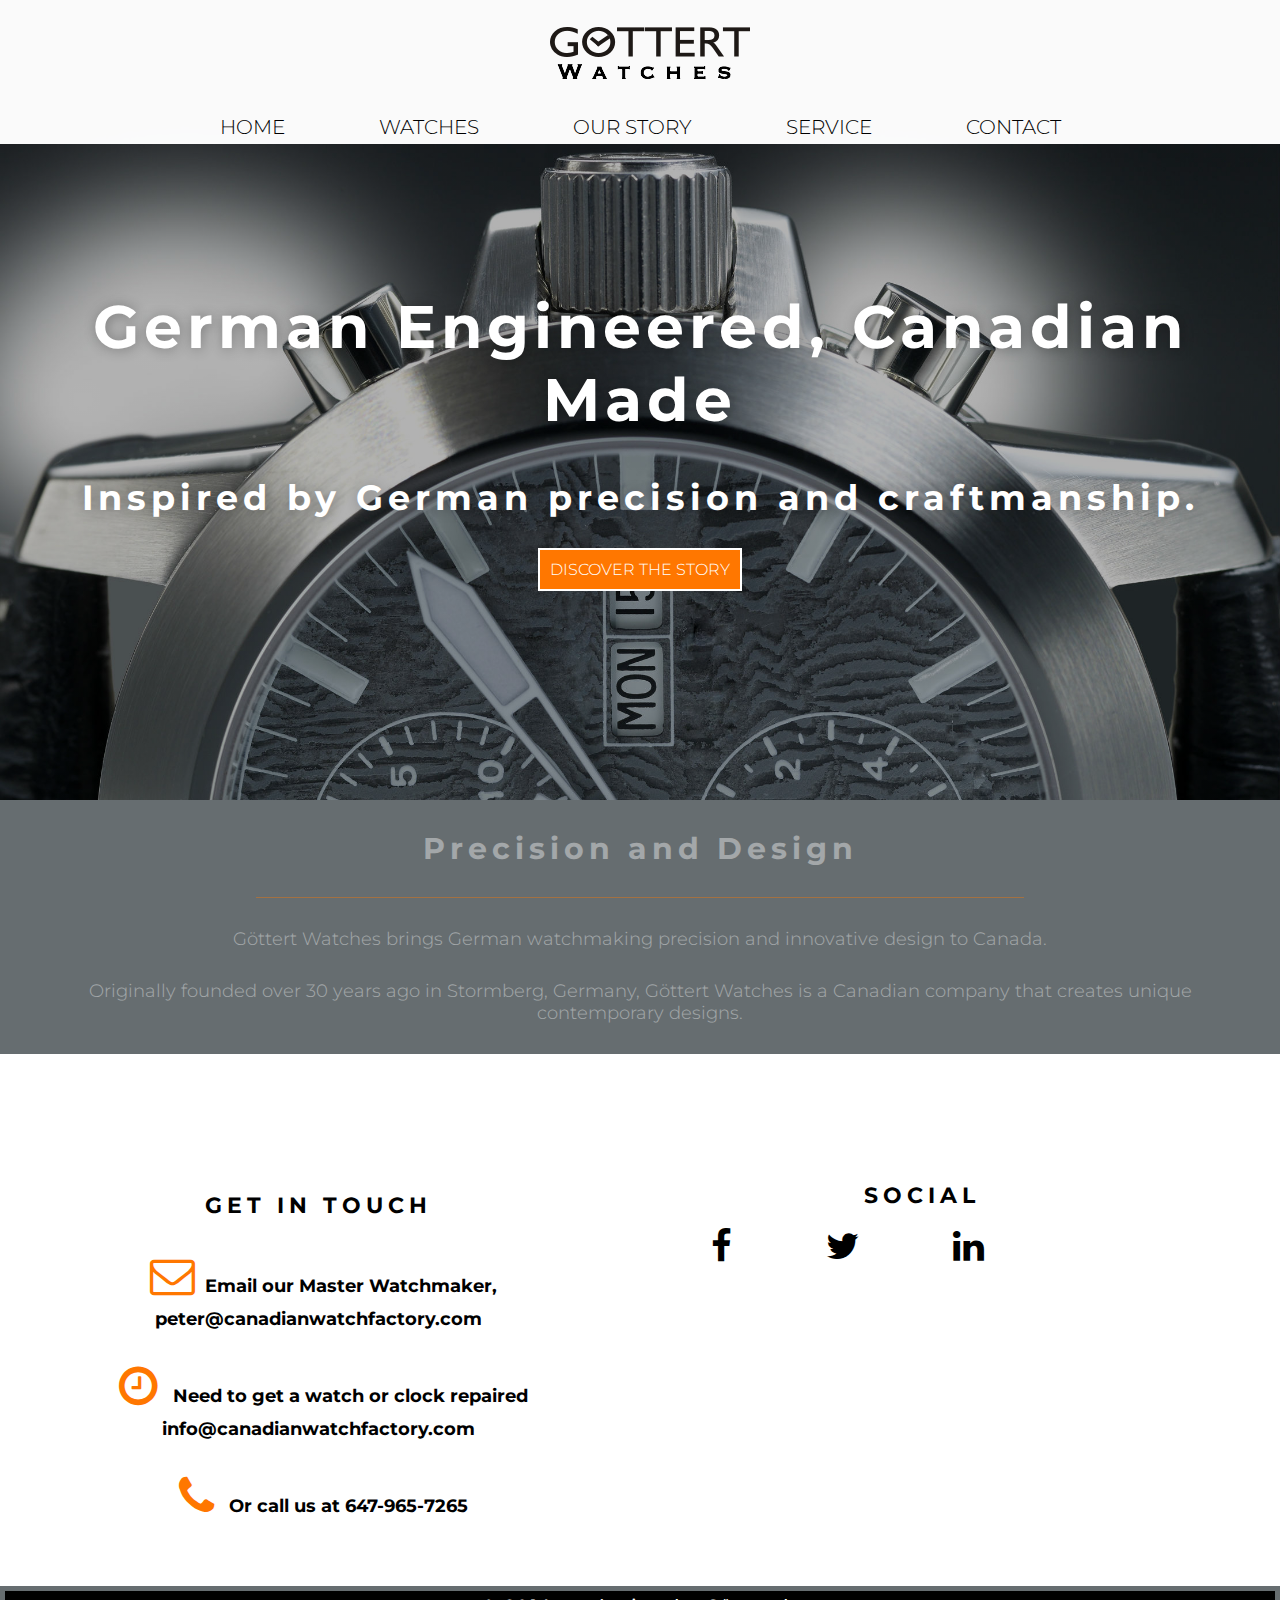
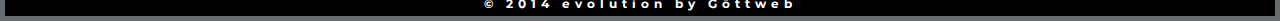
<file: projects/göttertwatches/CWF new site /index.html>
<!DOCTYPE html>
<html lang="en">
<head>
	<meta charset="UTF-8">
	<title>Gottert Watches</title>
	<link rel="stylesheet" href="style.css">
	<!-- this is for my little icon -->
	<link rel="shortcut icon"
     href="button.ico" />
	<link href='http://fonts.googleapis.com/css?family=Montserrat:400' rel='stylesheet' type='text/css'>
<link rel="stylesheet" href="http://maxcdn.bootstrapcdn.com/font-awesome/4.2.0/css/font-awesome.min.css">
	<!-- safe -->
</head>
<body>
	<div class="header clearfix">
	<div class="wrapper">
		<div class="logo">
			<img src="images/logod3.png" alt="Göttert Watches">
		</div>	
		<div class="nav">
			<ul>
				<li><a href="index.html">Home </a></li>
				<li><a href="product.html">Watches </a></li>
				<li><a href="brand.html">Our Story</a></li>
				<li><a href="service.html">Service </a></li>
				<li><a href="#contact">Contact </a></li>
			</ul>
		</div>
	</div>	
	</div> <!-- closes the header -->

	<div class="main">
	<div class="wrapper">
		<div class="title clearfix">
			<div class="animated fadeInLeftBig">
			<h1>German Engineered, Canadian Made</h1>
			<h2>Inspired by German precision and craftmanship.</h2>
			<a class="btn" href="brand.html">Discover the Story</a>
				</div>
			</div>
		</div>
		</div>
	</div> <!-- this is my div closing for main -->
<div class="company clearfix">
	<div class="wrapper">
	<div class="company1">
		<h2> Precision and Design </h2>
		<div class="line">
			 
		</div>
		<p> Göttert Watches brings German watchmaking precision and innovative design to Canada.</p>
		<p> Originally founded over 30 years ago in Stormberg, Germany, Göttert Watches is a Canadian company that creates unique contemporary designs.</p>
		</div>

		</div>
	</div>

</div>
<!-- this is the section at the bottom where I can put our information -->
	<div class="footer clearfix" >
		<div class="wrapper" >
			<div class="contact" id="contact">
				<h2> Get In Touch</h2>	
			
				<h3> <i class="fa fa-envelope-o"></i>Email our Master Watchmaker, peter@canadianwatchfactory.com</h3>

				<h3> <i class="fa fa-clock-o"></i> Need to get a watch or clock repaired info@canadianwatchfactory.com</h3>

				<h3> <i class="fa fa-phone"></i> Or call us at  647-965-7265</h3>
			</div>	
			<div class="left">
				<h2> Social</h2>
				<ul class="social">
						<li><a href="https://www.facebook.com "><i class="fa fa-facebook fa-2x"></i></a></li>
						<li><a href="https://www.twitter.com/cdnwatchfactory"><i class="fa fa-twitter fa-2x"></i></a></li>
						<li><a href="https://www.linkedin.com/"><i class="fa fa-linkedin fa-2x"></i></a></li>	
					</ul>
				
			</div>	
		</div>	
	</div>
	<!-- footer  -->
	<div class="footbottom">
        <h3>© 2014 evolution by Göttweb</h3>
    </div>
<!-- this is the very bottom of my site -->
	

</body>
</html>
</file>
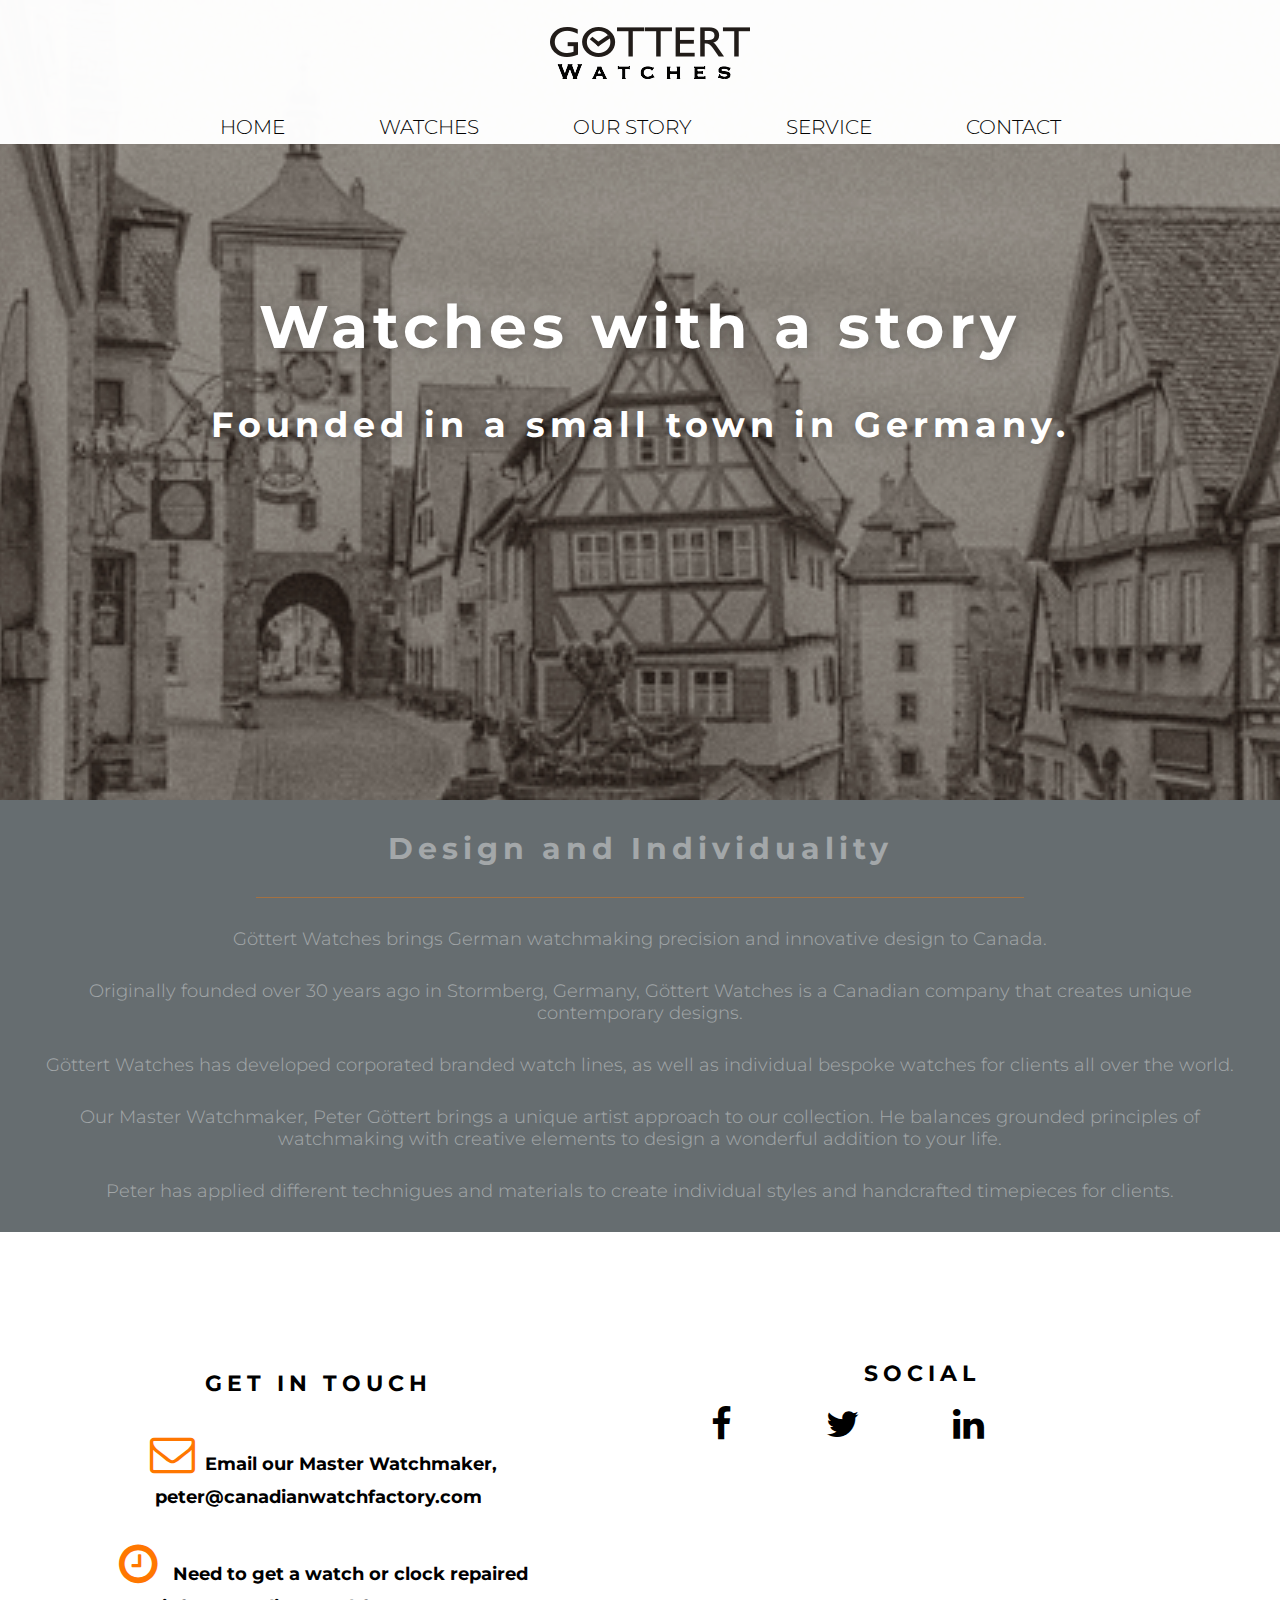
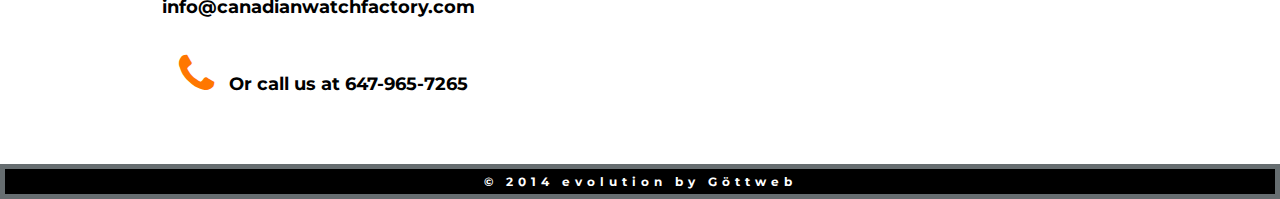
<file: projects/göttertwatches/CWF new site /brand.html>
<!DOCTYPE html>
<html lang="en">
<head>
	<meta charset="UTF-8">
	<title>Gottert Watches</title>
	<link rel="stylesheet" href="style.css">
	<!-- this is for my little icon -->
	<link rel="shortcut icon"
     href="button.ico" />
	<link href='http://fonts.googleapis.com/css?family=Montserrat:400' rel='stylesheet' type='text/css'>
<link rel="stylesheet" href="http://maxcdn.bootstrapcdn.com/font-awesome/4.2.0/css/font-awesome.min.css">
	
</head>
<body>
	<div class="header clearfix">
	<div class="wrapper">
		<div class="logo">
			<img src="images/logod3.png" alt="Göttert Watches">
		</div>	
		<div class="nav">
			<ul>
				<li><a href="index.html">Home </a></li>
				<li><a href="product.html">Watches </a></li>
				<li><a href="brand.html">Our Story</a></li>
				<li><a href="service.html">Service </a></li>
				<li><a href="#contact">Contact </a></li>
			</ul>
		</div>
	</div>	
	</div> <!-- closes the header -->

	<div class="dial">
	<div class="wrapper">
		<div class="title clearfix">
			<div class="animated fadeInLeftBig">
			<h1>Watches with a story</h1>
			<h2> Founded in a small town in Germany. </h2>
			<!-- <a class="btn" href="#company1">Discover the History</a> -->
				</div>
			</div>
		</div>
		</div>
	</div> <!-- this is my div closing for main -->
	<!--  the description area -->
<div class="company clearfix" id="company1">
	<div class="wrapper">
	<div class="company1">
		<h2> Design and Individuality </h2>
		<div class="line">
			 
		</div>
		<div class="create">
		<p> Göttert Watches brings German watchmaking precision and innovative design to Canada.</p>
		<p>Originally founded over 30 years ago in Stormberg, Germany, Göttert Watches is a Canadian company that creates unique contemporary designs.</p>

		<p>Göttert Watches has developed corporated branded watch lines, as well as individual bespoke watches for clients all over the world. </p>
		<p>Our Master Watchmaker, Peter Göttert brings a unique artist approach to our collection. He balances grounded principles of watchmaking with creative elements to design a wonderful addition to your life.</p>
		<p> Peter has applied different technigues and materials to create individual styles and handcrafted timepieces for clients.</p>
		</div>
		</div>

		</div>
	</div>

			
<!-- this is the section at the bottom where I can put our information -->
	<div class="footer clearfix" >
		<div class="wrapper" >
			<div class="contact" id="contact">
				<h2> Get In Touch</h2>	
			
				<h3> <i class="fa fa-envelope-o"></i>Email our Master Watchmaker, peter@canadianwatchfactory.com</h3>

				<h3> <i class="fa fa-clock-o"></i> Need to get a watch or clock repaired info@canadianwatchfactory.com</h3>

				<h3> <i class="fa fa-phone"></i> Or call us at  647-965-7265</h3>
			</div>	
			<div class="left">
				<h2> Social</h2>
				<ul class="social">
						<li><a href="https://www.facebook.com "><i class="fa fa-facebook fa-2x"></i></a></li>
						<li><a href="https://www.twitter.com/cdnwatchfactory"><i class="fa fa-twitter fa-2x"></i></a></li>
						<li><a href="https://www.linkedin.com/"><i class="fa fa-linkedin fa-2x"></i></a></li>	
					</ul>
				
			</div>	
		</div>	
	</div>
	<!-- footer  -->
	<div class="footbottom">
        <h3>© 2014 evolution by Göttweb</h3>
    </div>
<!-- this is the very bottom of my site -->
	

</body>
</html>
</file>
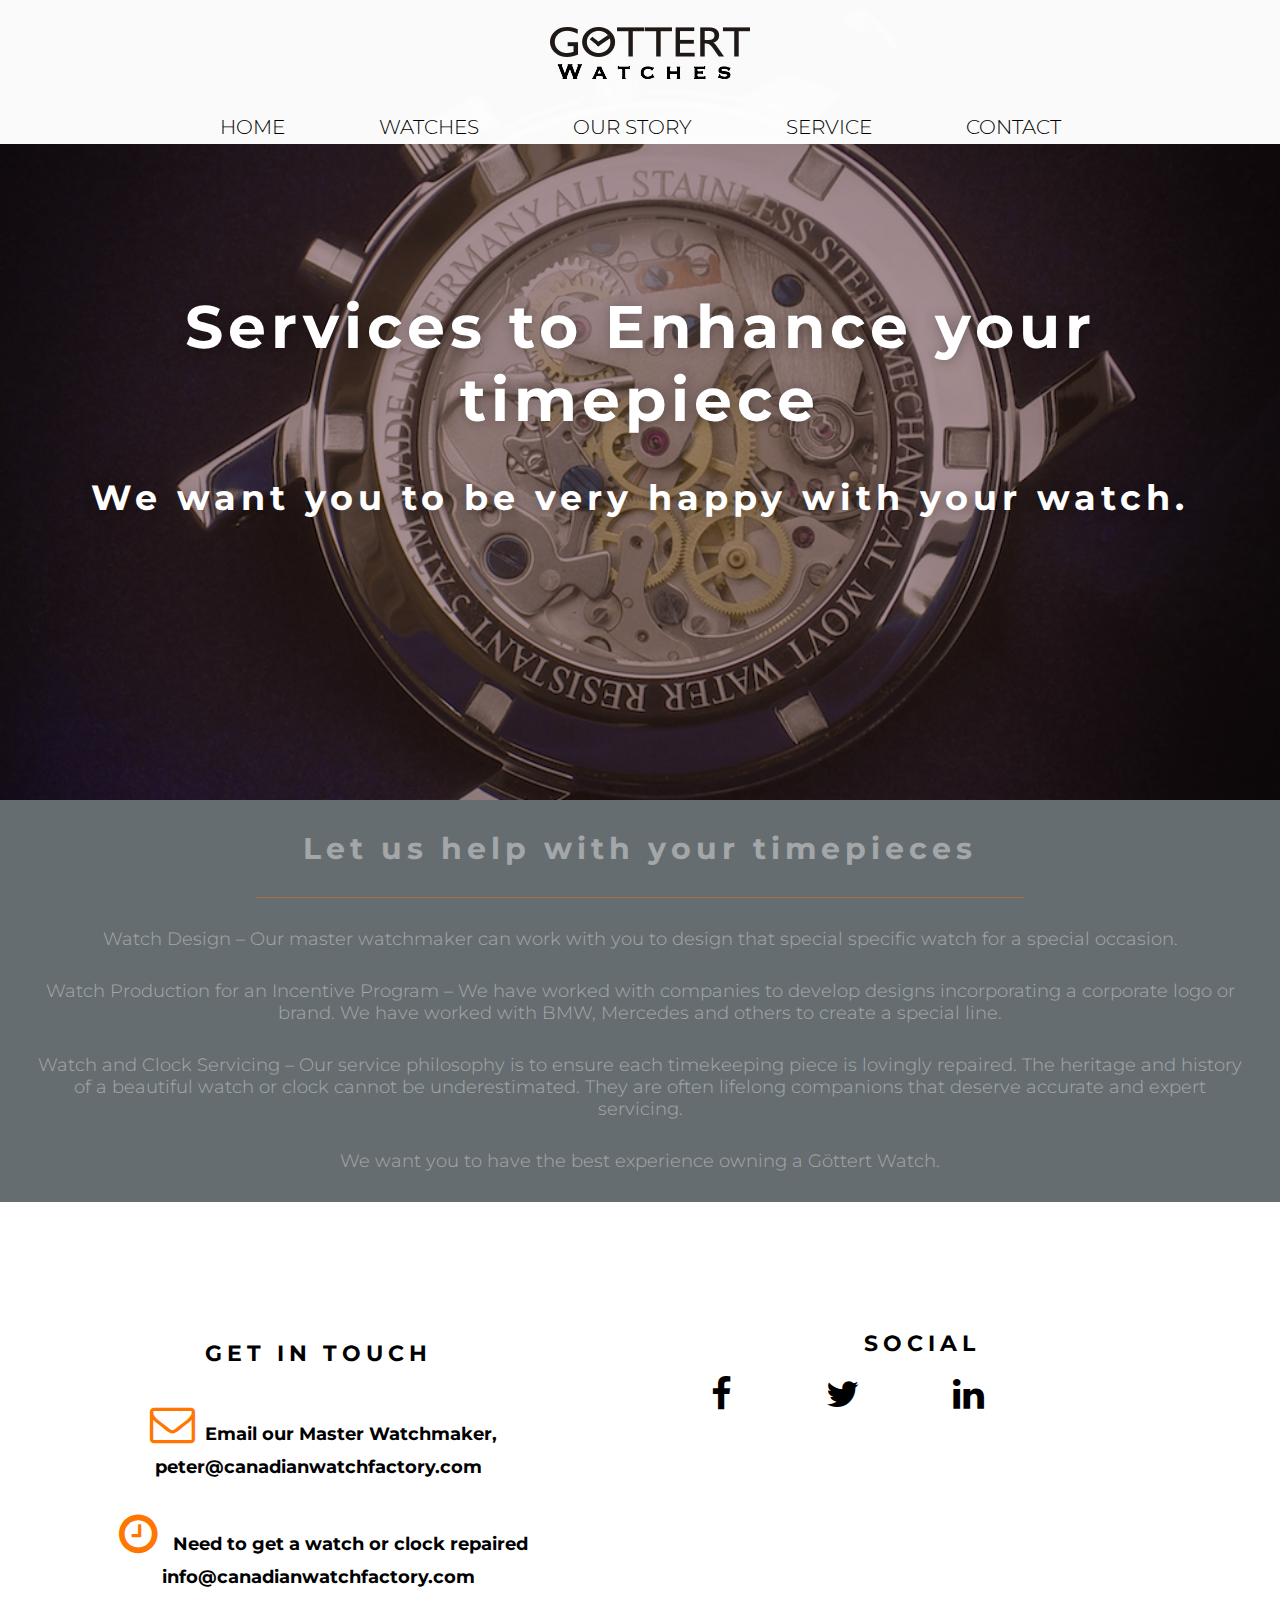
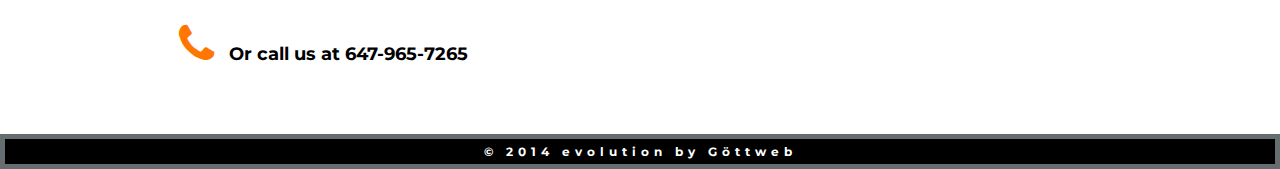
<file: projects/göttertwatches/CWF new site /service.html>
<!DOCTYPE html>
<html lang="en">
<head>
	<meta charset="UTF-8">
	<title>Gottert Watches</title>
	<link rel="stylesheet" href="style.css">
	<!-- this is for my little icon -->
	<link rel="shortcut icon"
     href="button.ico" />
	<link href='http://fonts.googleapis.com/css?family=Montserrat:400' rel='stylesheet' type='text/css'>
<link rel="stylesheet" href="http://maxcdn.bootstrapcdn.com/font-awesome/4.2.0/css/font-awesome.min.css">
	
</head>
<body>
	<div class="header clearfix">
	<div class="wrapper">
		<div class="logo">
			<img src="images/logod3.png" alt="Göttert Watches">
		</div>	
		<div class="nav">
			<ul>
				<li><a href="index.html">Home </a></li>
				<li><a href="product.html">Watches </a></li>
				<li><a href="brand.html">Our Story</a></li>
				<li><a href="service.html">Service </a></li>
				<li><a href="#contact">Contact </a></li>
			</ul>
		</div>
	</div>	
	</div> <!-- closes the header -->

	<div class="service">
	<div class="wrapper">
		<div class="title clearfix">
			<div class="animated fadeInLeftBig">
			<h1>Services to Enhance your timepiece</h1>
			<h2>We want you to be very happy with your watch.</h2>
			<!-- <a class="btn" href="brand.html">Discover the Story</a> -->
				</div>
			</div>
		</div>
		</div>
	</div> <!-- this is my div closing for main -->
<div class="company clearfix">
	<div class="wrapper">
	<div class="company1">
		<h2> Let us help with your timepieces </h2>
		<div class="line">
			 
		</div>
		<p> Watch Design – Our master watchmaker can work with you to design that special specific watch for a special occasion.</p>
		<p> Watch Production for an Incentive Program – We have worked with companies to develop designs incorporating a corporate logo or brand. We have worked with BMW, Mercedes and others to create a special line.</p>

		<p>Watch and Clock Servicing – Our service philosophy is to ensure each timekeeping piece is lovingly repaired. The heritage and history of a beautiful watch or clock cannot be underestimated. They are often lifelong companions that deserve accurate and expert servicing.</p>
		<p> We want you to have the best experience owning a Göttert Watch.</p>
		</div>

		</div>
	</div>

</div>

<!-- this is the section at the bottom where I can put our information -->
	<div class="footer clearfix" >
		<div class="wrapper" >
			<div class="contact" id="contact">
				<h2> Get In Touch</h2>	
			
				<h3> <i class="fa fa-envelope-o"></i>Email our Master Watchmaker, peter@canadianwatchfactory.com</h3>

				<h3> <i class="fa fa-clock-o"></i> Need to get a watch or clock repaired info@canadianwatchfactory.com</h3>

				<h3> <i class="fa fa-phone"></i> Or call us at  647-965-7265</h3>
			</div>	
			<div class="left">
				<h2> Social</h2>
				<ul class="social">
						<li><a href="https://www.facebook.com "><i class="fa fa-facebook fa-2x"></i></a></li>
						<li><a href="https://www.twitter.com/cdnwatchfactory"><i class="fa fa-twitter fa-2x"></i></a></li>
						<li><a href="https://www.linkedin.com/"><i class="fa fa-linkedin fa-2x"></i></a></li>	
					</ul>
				
			</div>	
		</div>	
	</div>
	<!-- footer  -->
	<div class="footbottom">
        <h3>© 2014 evolution by Göttweb</h3>
    </div>
<!-- this is the very bottom of my site -->
	

</body>
</html>
</file>
<file: projects/göttertwatches/CWF new site /style.css>
article,aside,details,figcaption,figure,footer,header,hgroup,nav,section,summary{display:block}audio,canvas,video{display:inline-block}audio:not([controls]){display:none;height:0}[hidden]{display:none}html{font-family:sans-serif;-webkit-text-size-adjust:100%;-ms-text-size-adjust:100%}a:focus{outline:thin dotted}a:active,a:hover{outline:0}h1{font-size:2em}abbr[title]{border-bottom:1px dotted}b,strong{font-weight:700}dfn{font-style:italic}mark{background:#ff0;color:#000}code,kbd,pre,samp{font-family:monospace, serif;font-size:1em}pre{white-space:pre-wrap;word-wrap:break-word}q{quotes:\201C \201D \2018 \2019}small{font-size:80%}sub,sup{font-size:75%;line-height:0;position:relative;vertical-align:baseline}sup{top:-.5em}sub{bottom:-.25em}img{border:0}svg:not(:root){overflow:hidden}fieldset{border:1px solid silver;margin:0 2px;padding:.35em .625em .75em}button,input,select,textarea{font-family:inherit;font-size:100%;margin:0}button,input{line-height:normal}button,html input[type=button],input[type=reset],input[type=submit]{-webkit-appearance:button;cursor:pointer}button[disabled],input[disabled]{cursor:default}input[type=checkbox],input[type=radio]{box-sizing:border-box;padding:0}input[type=search]{-webkit-appearance:textfield;box-sizing:content-box}input[type=search]::-webkit-search-cancel-button,input[type=search]::-webkit-search-decoration{-webkit-appearance:none}textarea{overflow:auto;vertical-align:top}table{border-collapse:collapse;border-spacing:0}body,figure{margin:0}legend,button::-moz-focus-inner,input::-moz-focus-inner{border:0;padding:0}.clearfix:after{visibility:hidden;display:block;font-size:0;content:" ";clear:both;height:0}*{box-sizing:border-box}body{font-size:16px;font-family:'Montserrat', sans-serif;font-weight:300}h1,h2,h3{font-family:'Montserrat', sans-serif;color:white;letter-spacing:5px}h1{font-size:40px}h2{font-size:30px}h3{font-size:25x}/*!
Animate.css - http://daneden.me/animate
Licensed under the MIT license - http://opensource.org/licenses/MIT

Copyright (c) 2013 Daniel Eden
*/.animated{-webkit-animation-duration:1s;animation-duration:1s;-webkit-animation-fill-mode:both;animation-fill-mode:both}.animated.infinite{-webkit-animation-iteration-count:infinite;animation-iteration-count:infinite}.animated.hinge{-webkit-animation-duration:2s;animation-duration:2s}@-webkit-keyframes bounce{0%, 20%, 50%, 80%, 100%{-webkit-transform:translateY(0);transform:translateY(0)}40%{-webkit-transform:translateY(-30px);transform:translateY(-30px)}60%{-webkit-transform:translateY(-15px);transform:translateY(-15px)}}@keyframes bounce{0%, 20%, 50%, 80%, 100%{-webkit-transform:translateY(0);-ms-transform:translateY(0);transform:translateY(0)}40%{-webkit-transform:translateY(-30px);-ms-transform:translateY(-30px);transform:translateY(-30px)}60%{-webkit-transform:translateY(-15px);-ms-transform:translateY(-15px);transform:translateY(-15px)}}.bounce{-webkit-animation-name:bounce;animation-name:bounce}@-webkit-keyframes flash{0%, 50%, 100%{opacity:1}25%, 75%{opacity:0}}@keyframes flash{0%, 50%, 100%{opacity:1}25%, 75%{opacity:0}}.flash{-webkit-animation-name:flash;animation-name:flash}@-webkit-keyframes pulse{0%{-webkit-transform:scale(1);transform:scale(1)}50%{-webkit-transform:scale(1.1);transform:scale(1.1)}100%{-webkit-transform:scale(1);transform:scale(1)}}@keyframes pulse{0%{-webkit-transform:scale(1);-ms-transform:scale(1);transform:scale(1)}50%{-webkit-transform:scale(1.1);-ms-transform:scale(1.1);transform:scale(1.1)}100%{-webkit-transform:scale(1);-ms-transform:scale(1);transform:scale(1)}}.pulse{-webkit-animation-name:pulse;animation-name:pulse}@-webkit-keyframes rubberBand{0%{-webkit-transform:scale(1);transform:scale(1)}30%{-webkit-transform:scaleX(1.25) scaleY(0.75);transform:scaleX(1.25) scaleY(0.75)}40%{-webkit-transform:scaleX(0.75) scaleY(1.25);transform:scaleX(0.75) scaleY(1.25)}60%{-webkit-transform:scaleX(1.15) scaleY(0.85);transform:scaleX(1.15) scaleY(0.85)}100%{-webkit-transform:scale(1);transform:scale(1)}}@keyframes rubberBand{0%{-webkit-transform:scale(1);-ms-transform:scale(1);transform:scale(1)}30%{-webkit-transform:scaleX(1.25) scaleY(0.75);-ms-transform:scaleX(1.25) scaleY(0.75);transform:scaleX(1.25) scaleY(0.75)}40%{-webkit-transform:scaleX(0.75) scaleY(1.25);-ms-transform:scaleX(0.75) scaleY(1.25);transform:scaleX(0.75) scaleY(1.25)}60%{-webkit-transform:scaleX(1.15) scaleY(0.85);-ms-transform:scaleX(1.15) scaleY(0.85);transform:scaleX(1.15) scaleY(0.85)}100%{-webkit-transform:scale(1);-ms-transform:scale(1);transform:scale(1)}}.rubberBand{-webkit-animation-name:rubberBand;animation-name:rubberBand}@-webkit-keyframes shake{0%, 100%{-webkit-transform:translateX(0);transform:translateX(0)}10%, 30%, 50%, 70%, 90%{-webkit-transform:translateX(-10px);transform:translateX(-10px)}20%, 40%, 60%, 80%{-webkit-transform:translateX(10px);transform:translateX(10px)}}@keyframes shake{0%, 100%{-webkit-transform:translateX(0);-ms-transform:translateX(0);transform:translateX(0)}10%, 30%, 50%, 70%, 90%{-webkit-transform:translateX(-10px);-ms-transform:translateX(-10px);transform:translateX(-10px)}20%, 40%, 60%, 80%{-webkit-transform:translateX(10px);-ms-transform:translateX(10px);transform:translateX(10px)}}.shake{-webkit-animation-name:shake;animation-name:shake}@-webkit-keyframes swing{20%{-webkit-transform:rotate(15deg);transform:rotate(15deg)}40%{-webkit-transform:rotate(-10deg);transform:rotate(-10deg)}60%{-webkit-transform:rotate(5deg);transform:rotate(5deg)}80%{-webkit-transform:rotate(-5deg);transform:rotate(-5deg)}100%{-webkit-transform:rotate(0deg);transform:rotate(0deg)}}@keyframes swing{20%{-webkit-transform:rotate(15deg);-ms-transform:rotate(15deg);transform:rotate(15deg)}40%{-webkit-transform:rotate(-10deg);-ms-transform:rotate(-10deg);transform:rotate(-10deg)}60%{-webkit-transform:rotate(5deg);-ms-transform:rotate(5deg);transform:rotate(5deg)}80%{-webkit-transform:rotate(-5deg);-ms-transform:rotate(-5deg);transform:rotate(-5deg)}100%{-webkit-transform:rotate(0deg);-ms-transform:rotate(0deg);transform:rotate(0deg)}}.swing{-webkit-transform-origin:top center;-ms-transform-origin:top center;transform-origin:top center;-webkit-animation-name:swing;animation-name:swing}@-webkit-keyframes tada{0%{-webkit-transform:scale(1);transform:scale(1)}10%, 20%{-webkit-transform:scale(0.9) rotate(-3deg);transform:scale(0.9) rotate(-3deg)}30%, 50%, 70%, 90%{-webkit-transform:scale(1.1) rotate(3deg);transform:scale(1.1) rotate(3deg)}40%, 60%, 80%{-webkit-transform:scale(1.1) rotate(-3deg);transform:scale(1.1) rotate(-3deg)}100%{-webkit-transform:scale(1) rotate(0);transform:scale(1) rotate(0)}}@keyframes tada{0%{-webkit-transform:scale(1);-ms-transform:scale(1);transform:scale(1)}10%, 20%{-webkit-transform:scale(0.9) rotate(-3deg);-ms-transform:scale(0.9) rotate(-3deg);transform:scale(0.9) rotate(-3deg)}30%, 50%, 70%, 90%{-webkit-transform:scale(1.1) rotate(3deg);-ms-transform:scale(1.1) rotate(3deg);transform:scale(1.1) rotate(3deg)}40%, 60%, 80%{-webkit-transform:scale(1.1) rotate(-3deg);-ms-transform:scale(1.1) rotate(-3deg);transform:scale(1.1) rotate(-3deg)}100%{-webkit-transform:scale(1) rotate(0);-ms-transform:scale(1) rotate(0);transform:scale(1) rotate(0)}}.tada{-webkit-animation-name:tada;animation-name:tada}@-webkit-keyframes wobble{0%{-webkit-transform:translateX(0%);transform:translateX(0%)}15%{-webkit-transform:translateX(-25%) rotate(-5deg);transform:translateX(-25%) rotate(-5deg)}30%{-webkit-transform:translateX(20%) rotate(3deg);transform:translateX(20%) rotate(3deg)}45%{-webkit-transform:translateX(-15%) rotate(-3deg);transform:translateX(-15%) rotate(-3deg)}60%{-webkit-transform:translateX(10%) rotate(2deg);transform:translateX(10%) rotate(2deg)}75%{-webkit-transform:translateX(-5%) rotate(-1deg);transform:translateX(-5%) rotate(-1deg)}100%{-webkit-transform:translateX(0%);transform:translateX(0%)}}@keyframes wobble{0%{-webkit-transform:translateX(0%);-ms-transform:translateX(0%);transform:translateX(0%)}15%{-webkit-transform:translateX(-25%) rotate(-5deg);-ms-transform:translateX(-25%) rotate(-5deg);transform:translateX(-25%) rotate(-5deg)}30%{-webkit-transform:translateX(20%) rotate(3deg);-ms-transform:translateX(20%) rotate(3deg);transform:translateX(20%) rotate(3deg)}45%{-webkit-transform:translateX(-15%) rotate(-3deg);-ms-transform:translateX(-15%) rotate(-3deg);transform:translateX(-15%) rotate(-3deg)}60%{-webkit-transform:translateX(10%) rotate(2deg);-ms-transform:translateX(10%) rotate(2deg);transform:translateX(10%) rotate(2deg)}75%{-webkit-transform:translateX(-5%) rotate(-1deg);-ms-transform:translateX(-5%) rotate(-1deg);transform:translateX(-5%) rotate(-1deg)}100%{-webkit-transform:translateX(0%);-ms-transform:translateX(0%);transform:translateX(0%)}}.wobble{-webkit-animation-name:wobble;animation-name:wobble}@-webkit-keyframes bounceIn{0%{opacity:0;-webkit-transform:scale(0.3);transform:scale(0.3)}50%{opacity:1;-webkit-transform:scale(1.05);transform:scale(1.05)}70%{-webkit-transform:scale(0.9);transform:scale(0.9)}100%{opacity:1;-webkit-transform:scale(1);transform:scale(1)}}@keyframes bounceIn{0%{opacity:0;-webkit-transform:scale(0.3);-ms-transform:scale(0.3);transform:scale(0.3)}50%{opacity:1;-webkit-transform:scale(1.05);-ms-transform:scale(1.05);transform:scale(1.05)}70%{-webkit-transform:scale(0.9);-ms-transform:scale(0.9);transform:scale(0.9)}100%{opacity:1;-webkit-transform:scale(1);-ms-transform:scale(1);transform:scale(1)}}.bounceIn{-webkit-animation-name:bounceIn;animation-name:bounceIn}@-webkit-keyframes bounceInDown{0%{opacity:0;-webkit-transform:translateY(-2000px);transform:translateY(-2000px)}60%{opacity:1;-webkit-transform:translateY(30px);transform:translateY(30px)}80%{-webkit-transform:translateY(-10px);transform:translateY(-10px)}100%{-webkit-transform:translateY(0);transform:translateY(0)}}@keyframes bounceInDown{0%{opacity:0;-webkit-transform:translateY(-2000px);-ms-transform:translateY(-2000px);transform:translateY(-2000px)}60%{opacity:1;-webkit-transform:translateY(30px);-ms-transform:translateY(30px);transform:translateY(30px)}80%{-webkit-transform:translateY(-10px);-ms-transform:translateY(-10px);transform:translateY(-10px)}100%{-webkit-transform:translateY(0);-ms-transform:translateY(0);transform:translateY(0)}}.bounceInDown{-webkit-animation-name:bounceInDown;animation-name:bounceInDown}@-webkit-keyframes bounceInLeft{0%{opacity:0;-webkit-transform:translateX(-2000px);transform:translateX(-2000px)}60%{opacity:1;-webkit-transform:translateX(30px);transform:translateX(30px)}80%{-webkit-transform:translateX(-10px);transform:translateX(-10px)}100%{-webkit-transform:translateX(0);transform:translateX(0)}}@keyframes bounceInLeft{0%{opacity:0;-webkit-transform:translateX(-2000px);-ms-transform:translateX(-2000px);transform:translateX(-2000px)}60%{opacity:1;-webkit-transform:translateX(30px);-ms-transform:translateX(30px);transform:translateX(30px)}80%{-webkit-transform:translateX(-10px);-ms-transform:translateX(-10px);transform:translateX(-10px)}100%{-webkit-transform:translateX(0);-ms-transform:translateX(0);transform:translateX(0)}}.bounceInLeft{-webkit-animation-name:bounceInLeft;animation-name:bounceInLeft}@-webkit-keyframes bounceInRight{0%{opacity:0;-webkit-transform:translateX(2000px);transform:translateX(2000px)}60%{opacity:1;-webkit-transform:translateX(-30px);transform:translateX(-30px)}80%{-webkit-transform:translateX(10px);transform:translateX(10px)}100%{-webkit-transform:translateX(0);transform:translateX(0)}}@keyframes bounceInRight{0%{opacity:0;-webkit-transform:translateX(2000px);-ms-transform:translateX(2000px);transform:translateX(2000px)}60%{opacity:1;-webkit-transform:translateX(-30px);-ms-transform:translateX(-30px);transform:translateX(-30px)}80%{-webkit-transform:translateX(10px);-ms-transform:translateX(10px);transform:translateX(10px)}100%{-webkit-transform:translateX(0);-ms-transform:translateX(0);transform:translateX(0)}}.bounceInRight{-webkit-animation-name:bounceInRight;animation-name:bounceInRight}@-webkit-keyframes bounceInUp{0%{opacity:0;-webkit-transform:translateY(2000px);transform:translateY(2000px)}60%{opacity:1;-webkit-transform:translateY(-30px);transform:translateY(-30px)}80%{-webkit-transform:translateY(10px);transform:translateY(10px)}100%{-webkit-transform:translateY(0);transform:translateY(0)}}@keyframes bounceInUp{0%{opacity:0;-webkit-transform:translateY(2000px);-ms-transform:translateY(2000px);transform:translateY(2000px)}60%{opacity:1;-webkit-transform:translateY(-30px);-ms-transform:translateY(-30px);transform:translateY(-30px)}80%{-webkit-transform:translateY(10px);-ms-transform:translateY(10px);transform:translateY(10px)}100%{-webkit-transform:translateY(0);-ms-transform:translateY(0);transform:translateY(0)}}.bounceInUp{-webkit-animation-name:bounceInUp;animation-name:bounceInUp}@-webkit-keyframes bounceOut{0%{-webkit-transform:scale(1);transform:scale(1)}25%{-webkit-transform:scale(0.95);transform:scale(0.95)}50%{opacity:1;-webkit-transform:scale(1.1);transform:scale(1.1)}100%{opacity:0;-webkit-transform:scale(0.3);transform:scale(0.3)}}@keyframes bounceOut{0%{-webkit-transform:scale(1);-ms-transform:scale(1);transform:scale(1)}25%{-webkit-transform:scale(0.95);-ms-transform:scale(0.95);transform:scale(0.95)}50%{opacity:1;-webkit-transform:scale(1.1);-ms-transform:scale(1.1);transform:scale(1.1)}100%{opacity:0;-webkit-transform:scale(0.3);-ms-transform:scale(0.3);transform:scale(0.3)}}.bounceOut{-webkit-animation-name:bounceOut;animation-name:bounceOut}@-webkit-keyframes bounceOutDown{0%{-webkit-transform:translateY(0);transform:translateY(0)}20%{opacity:1;-webkit-transform:translateY(-20px);transform:translateY(-20px)}100%{opacity:0;-webkit-transform:translateY(2000px);transform:translateY(2000px)}}@keyframes bounceOutDown{0%{-webkit-transform:translateY(0);-ms-transform:translateY(0);transform:translateY(0)}20%{opacity:1;-webkit-transform:translateY(-20px);-ms-transform:translateY(-20px);transform:translateY(-20px)}100%{opacity:0;-webkit-transform:translateY(2000px);-ms-transform:translateY(2000px);transform:translateY(2000px)}}.bounceOutDown{-webkit-animation-name:bounceOutDown;animation-name:bounceOutDown}@-webkit-keyframes bounceOutLeft{0%{-webkit-transform:translateX(0);transform:translateX(0)}20%{opacity:1;-webkit-transform:translateX(20px);transform:translateX(20px)}100%{opacity:0;-webkit-transform:translateX(-2000px);transform:translateX(-2000px)}}@keyframes bounceOutLeft{0%{-webkit-transform:translateX(0);-ms-transform:translateX(0);transform:translateX(0)}20%{opacity:1;-webkit-transform:translateX(20px);-ms-transform:translateX(20px);transform:translateX(20px)}100%{opacity:0;-webkit-transform:translateX(-2000px);-ms-transform:translateX(-2000px);transform:translateX(-2000px)}}.bounceOutLeft{-webkit-animation-name:bounceOutLeft;animation-name:bounceOutLeft}@-webkit-keyframes bounceOutRight{0%{-webkit-transform:translateX(0);transform:translateX(0)}20%{opacity:1;-webkit-transform:translateX(-20px);transform:translateX(-20px)}100%{opacity:0;-webkit-transform:translateX(2000px);transform:translateX(2000px)}}@keyframes bounceOutRight{0%{-webkit-transform:translateX(0);-ms-transform:translateX(0);transform:translateX(0)}20%{opacity:1;-webkit-transform:translateX(-20px);-ms-transform:translateX(-20px);transform:translateX(-20px)}100%{opacity:0;-webkit-transform:translateX(2000px);-ms-transform:translateX(2000px);transform:translateX(2000px)}}.bounceOutRight{-webkit-animation-name:bounceOutRight;animation-name:bounceOutRight}@-webkit-keyframes bounceOutUp{0%{-webkit-transform:translateY(0);transform:translateY(0)}20%{opacity:1;-webkit-transform:translateY(20px);transform:translateY(20px)}100%{opacity:0;-webkit-transform:translateY(-2000px);transform:translateY(-2000px)}}@keyframes bounceOutUp{0%{-webkit-transform:translateY(0);-ms-transform:translateY(0);transform:translateY(0)}20%{opacity:1;-webkit-transform:translateY(20px);-ms-transform:translateY(20px);transform:translateY(20px)}100%{opacity:0;-webkit-transform:translateY(-2000px);-ms-transform:translateY(-2000px);transform:translateY(-2000px)}}.bounceOutUp{-webkit-animation-name:bounceOutUp;animation-name:bounceOutUp}@-webkit-keyframes fadeIn{0%{opacity:0}100%{opacity:1}}@keyframes fadeIn{0%{opacity:0}100%{opacity:1}}.fadeIn{-webkit-animation-name:fadeIn;animation-name:fadeIn}@-webkit-keyframes fadeInDown{0%{opacity:0;-webkit-transform:translateY(-20px);transform:translateY(-20px)}100%{opacity:1;-webkit-transform:translateY(0);transform:translateY(0)}}@keyframes fadeInDown{0%{opacity:0;-webkit-transform:translateY(-20px);-ms-transform:translateY(-20px);transform:translateY(-20px)}100%{opacity:1;-webkit-transform:translateY(0);-ms-transform:translateY(0);transform:translateY(0)}}.fadeInDown{-webkit-animation-name:fadeInDown;animation-name:fadeInDown}@-webkit-keyframes fadeInDownBig{0%{opacity:0;-webkit-transform:translateY(-2000px);transform:translateY(-2000px)}100%{opacity:1;-webkit-transform:translateY(0);transform:translateY(0)}}@keyframes fadeInDownBig{0%{opacity:0;-webkit-transform:translateY(-2000px);-ms-transform:translateY(-2000px);transform:translateY(-2000px)}100%{opacity:1;-webkit-transform:translateY(0);-ms-transform:translateY(0);transform:translateY(0)}}.fadeInDownBig{-webkit-animation-name:fadeInDownBig;animation-name:fadeInDownBig}@-webkit-keyframes fadeInLeft{0%{opacity:0;-webkit-transform:translateX(-20px);transform:translateX(-20px)}100%{opacity:1;-webkit-transform:translateX(0);transform:translateX(0)}}@keyframes fadeInLeft{0%{opacity:0;-webkit-transform:translateX(-20px);-ms-transform:translateX(-20px);transform:translateX(-20px)}100%{opacity:1;-webkit-transform:translateX(0);-ms-transform:translateX(0);transform:translateX(0)}}.fadeInLeft{-webkit-animation-name:fadeInLeft;animation-name:fadeInLeft}@-webkit-keyframes fadeInLeftBig{0%{opacity:0;-webkit-transform:translateX(-2000px);transform:translateX(-2000px)}100%{opacity:1;-webkit-transform:translateX(0);transform:translateX(0)}}@keyframes fadeInLeftBig{0%{opacity:0;-webkit-transform:translateX(-2000px);-ms-transform:translateX(-2000px);transform:translateX(-2000px)}100%{opacity:1;-webkit-transform:translateX(0);-ms-transform:translateX(0);transform:translateX(0)}}.fadeInLeftBig{-webkit-animation-name:fadeInLeftBig;animation-name:fadeInLeftBig}@-webkit-keyframes fadeInRight{0%{opacity:0;-webkit-transform:translateX(20px);transform:translateX(20px)}100%{opacity:1;-webkit-transform:translateX(0);transform:translateX(0)}}@keyframes fadeInRight{0%{opacity:0;-webkit-transform:translateX(20px);-ms-transform:translateX(20px);transform:translateX(20px)}100%{opacity:1;-webkit-transform:translateX(0);-ms-transform:translateX(0);transform:translateX(0)}}.fadeInRight{-webkit-animation-name:fadeInRight;animation-name:fadeInRight}@-webkit-keyframes fadeInRightBig{0%{opacity:0;-webkit-transform:translateX(2000px);transform:translateX(2000px)}100%{opacity:1;-webkit-transform:translateX(0);transform:translateX(0)}}@keyframes fadeInRightBig{0%{opacity:0;-webkit-transform:translateX(2000px);-ms-transform:translateX(2000px);transform:translateX(2000px)}100%{opacity:1;-webkit-transform:translateX(0);-ms-transform:translateX(0);transform:translateX(0)}}.fadeInRightBig{-webkit-animation-name:fadeInRightBig;animation-name:fadeInRightBig}@-webkit-keyframes fadeInUp{0%{opacity:0;-webkit-transform:translateY(20px);transform:translateY(20px)}100%{opacity:1;-webkit-transform:translateY(0);transform:translateY(0)}}@keyframes fadeInUp{0%{opacity:0;-webkit-transform:translateY(20px);-ms-transform:translateY(20px);transform:translateY(20px)}100%{opacity:1;-webkit-transform:translateY(0);-ms-transform:translateY(0);transform:translateY(0)}}.fadeInUp{-webkit-animation-name:fadeInUp;animation-name:fadeInUp}@-webkit-keyframes fadeInUpBig{0%{opacity:0;-webkit-transform:translateY(2000px);transform:translateY(2000px)}100%{opacity:1;-webkit-transform:translateY(0);transform:translateY(0)}}@keyframes fadeInUpBig{0%{opacity:0;-webkit-transform:translateY(2000px);-ms-transform:translateY(2000px);transform:translateY(2000px)}100%{opacity:1;-webkit-transform:translateY(0);-ms-transform:translateY(0);transform:translateY(0)}}.fadeInUpBig{-webkit-animation-name:fadeInUpBig;animation-name:fadeInUpBig}@-webkit-keyframes fadeOut{0%{opacity:1}100%{opacity:0}}@keyframes fadeOut{0%{opacity:1}100%{opacity:0}}.fadeOut{-webkit-animation-name:fadeOut;animation-name:fadeOut}@-webkit-keyframes fadeOutDown{0%{opacity:1;-webkit-transform:translateY(0);transform:translateY(0)}100%{opacity:0;-webkit-transform:translateY(20px);transform:translateY(20px)}}@keyframes fadeOutDown{0%{opacity:1;-webkit-transform:translateY(0);-ms-transform:translateY(0);transform:translateY(0)}100%{opacity:0;-webkit-transform:translateY(20px);-ms-transform:translateY(20px);transform:translateY(20px)}}.fadeOutDown{-webkit-animation-name:fadeOutDown;animation-name:fadeOutDown}@-webkit-keyframes fadeOutDownBig{0%{opacity:1;-webkit-transform:translateY(0);transform:translateY(0)}100%{opacity:0;-webkit-transform:translateY(2000px);transform:translateY(2000px)}}@keyframes fadeOutDownBig{0%{opacity:1;-webkit-transform:translateY(0);-ms-transform:translateY(0);transform:translateY(0)}100%{opacity:0;-webkit-transform:translateY(2000px);-ms-transform:translateY(2000px);transform:translateY(2000px)}}.fadeOutDownBig{-webkit-animation-name:fadeOutDownBig;animation-name:fadeOutDownBig}@-webkit-keyframes fadeOutLeft{0%{opacity:1;-webkit-transform:translateX(0);transform:translateX(0)}100%{opacity:0;-webkit-transform:translateX(-20px);transform:translateX(-20px)}}@keyframes fadeOutLeft{0%{opacity:1;-webkit-transform:translateX(0);-ms-transform:translateX(0);transform:translateX(0)}100%{opacity:0;-webkit-transform:translateX(-20px);-ms-transform:translateX(-20px);transform:translateX(-20px)}}.fadeOutLeft{-webkit-animation-name:fadeOutLeft;animation-name:fadeOutLeft}@-webkit-keyframes fadeOutLeftBig{0%{opacity:1;-webkit-transform:translateX(0);transform:translateX(0)}100%{opacity:0;-webkit-transform:translateX(-2000px);transform:translateX(-2000px)}}@keyframes fadeOutLeftBig{0%{opacity:1;-webkit-transform:translateX(0);-ms-transform:translateX(0);transform:translateX(0)}100%{opacity:0;-webkit-transform:translateX(-2000px);-ms-transform:translateX(-2000px);transform:translateX(-2000px)}}.fadeOutLeftBig{-webkit-animation-name:fadeOutLeftBig;animation-name:fadeOutLeftBig}@-webkit-keyframes fadeOutRight{0%{opacity:1;-webkit-transform:translateX(0);transform:translateX(0)}100%{opacity:0;-webkit-transform:translateX(20px);transform:translateX(20px)}}@keyframes fadeOutRight{0%{opacity:1;-webkit-transform:translateX(0);-ms-transform:translateX(0);transform:translateX(0)}100%{opacity:0;-webkit-transform:translateX(20px);-ms-transform:translateX(20px);transform:translateX(20px)}}.fadeOutRight{-webkit-animation-name:fadeOutRight;animation-name:fadeOutRight}@-webkit-keyframes fadeOutRightBig{0%{opacity:1;-webkit-transform:translateX(0);transform:translateX(0)}100%{opacity:0;-webkit-transform:translateX(2000px);transform:translateX(2000px)}}@keyframes fadeOutRightBig{0%{opacity:1;-webkit-transform:translateX(0);-ms-transform:translateX(0);transform:translateX(0)}100%{opacity:0;-webkit-transform:translateX(2000px);-ms-transform:translateX(2000px);transform:translateX(2000px)}}.fadeOutRightBig{-webkit-animation-name:fadeOutRightBig;animation-name:fadeOutRightBig}@-webkit-keyframes fadeOutUp{0%{opacity:1;-webkit-transform:translateY(0);transform:translateY(0)}100%{opacity:0;-webkit-transform:translateY(-20px);transform:translateY(-20px)}}@keyframes fadeOutUp{0%{opacity:1;-webkit-transform:translateY(0);-ms-transform:translateY(0);transform:translateY(0)}100%{opacity:0;-webkit-transform:translateY(-20px);-ms-transform:translateY(-20px);transform:translateY(-20px)}}.fadeOutUp{-webkit-animation-name:fadeOutUp;animation-name:fadeOutUp}@-webkit-keyframes fadeOutUpBig{0%{opacity:1;-webkit-transform:translateY(0);transform:translateY(0)}100%{opacity:0;-webkit-transform:translateY(-2000px);transform:translateY(-2000px)}}@keyframes fadeOutUpBig{0%{opacity:1;-webkit-transform:translateY(0);-ms-transform:translateY(0);transform:translateY(0)}100%{opacity:0;-webkit-transform:translateY(-2000px);-ms-transform:translateY(-2000px);transform:translateY(-2000px)}}.fadeOutUpBig{-webkit-animation-name:fadeOutUpBig;animation-name:fadeOutUpBig}@-webkit-keyframes flip{0%{-webkit-transform:perspective(400px) translateZ(0) rotateY(-360deg) scale(1);transform:perspective(400px) translateZ(0) rotateY(-360deg) scale(1);-webkit-animation-timing-function:ease-out;animation-timing-function:ease-out}40%{-webkit-transform:perspective(400px) translateZ(150px) rotateY(-190deg) scale(1);transform:perspective(400px) translateZ(150px) rotateY(-190deg) scale(1);-webkit-animation-timing-function:ease-out;animation-timing-function:ease-out}50%{-webkit-transform:perspective(400px) translateZ(150px) rotateY(-170deg) scale(1);transform:perspective(400px) translateZ(150px) rotateY(-170deg) scale(1);-webkit-animation-timing-function:ease-in;animation-timing-function:ease-in}80%{-webkit-transform:perspective(400px) translateZ(0) rotateY(0deg) scale(0.95);transform:perspective(400px) translateZ(0) rotateY(0deg) scale(0.95);-webkit-animation-timing-function:ease-in;animation-timing-function:ease-in}100%{-webkit-transform:perspective(400px) translateZ(0) rotateY(0deg) scale(1);transform:perspective(400px) translateZ(0) rotateY(0deg) scale(1);-webkit-animation-timing-function:ease-in;animation-timing-function:ease-in}}@keyframes flip{0%{-webkit-transform:perspective(400px) translateZ(0) rotateY(-360deg) scale(1);-ms-transform:perspective(400px) translateZ(0) rotateY(-360deg) scale(1);transform:perspective(400px) translateZ(0) rotateY(-360deg) scale(1);-webkit-animation-timing-function:ease-out;animation-timing-function:ease-out}40%{-webkit-transform:perspective(400px) translateZ(150px) rotateY(-190deg) scale(1);-ms-transform:perspective(400px) translateZ(150px) rotateY(-190deg) scale(1);transform:perspective(400px) translateZ(150px) rotateY(-190deg) scale(1);-webkit-animation-timing-function:ease-out;animation-timing-function:ease-out}50%{-webkit-transform:perspective(400px) translateZ(150px) rotateY(-170deg) scale(1);-ms-transform:perspective(400px) translateZ(150px) rotateY(-170deg) scale(1);transform:perspective(400px) translateZ(150px) rotateY(-170deg) scale(1);-webkit-animation-timing-function:ease-in;animation-timing-function:ease-in}80%{-webkit-transform:perspective(400px) translateZ(0) rotateY(0deg) scale(0.95);-ms-transform:perspective(400px) translateZ(0) rotateY(0deg) scale(0.95);transform:perspective(400px) translateZ(0) rotateY(0deg) scale(0.95);-webkit-animation-timing-function:ease-in;animation-timing-function:ease-in}100%{-webkit-transform:perspective(400px) translateZ(0) rotateY(0deg) scale(1);-ms-transform:perspective(400px) translateZ(0) rotateY(0deg) scale(1);transform:perspective(400px) translateZ(0) rotateY(0deg) scale(1);-webkit-animation-timing-function:ease-in;animation-timing-function:ease-in}}.animated.flip{-webkit-backface-visibility:visible;-ms-backface-visibility:visible;backface-visibility:visible;-webkit-animation-name:flip;animation-name:flip}@-webkit-keyframes flipInX{0%{-webkit-transform:perspective(400px) rotateX(90deg);transform:perspective(400px) rotateX(90deg);opacity:0}40%{-webkit-transform:perspective(400px) rotateX(-10deg);transform:perspective(400px) rotateX(-10deg)}70%{-webkit-transform:perspective(400px) rotateX(10deg);transform:perspective(400px) rotateX(10deg)}100%{-webkit-transform:perspective(400px) rotateX(0deg);transform:perspective(400px) rotateX(0deg);opacity:1}}@keyframes flipInX{0%{-webkit-transform:perspective(400px) rotateX(90deg);-ms-transform:perspective(400px) rotateX(90deg);transform:perspective(400px) rotateX(90deg);opacity:0}40%{-webkit-transform:perspective(400px) rotateX(-10deg);-ms-transform:perspective(400px) rotateX(-10deg);transform:perspective(400px) rotateX(-10deg)}70%{-webkit-transform:perspective(400px) rotateX(10deg);-ms-transform:perspective(400px) rotateX(10deg);transform:perspective(400px) rotateX(10deg)}100%{-webkit-transform:perspective(400px) rotateX(0deg);-ms-transform:perspective(400px) rotateX(0deg);transform:perspective(400px) rotateX(0deg);opacity:1}}.flipInX{-webkit-backface-visibility:visible !important;-ms-backface-visibility:visible !important;backface-visibility:visible !important;-webkit-animation-name:flipInX;animation-name:flipInX}@-webkit-keyframes flipInY{0%{-webkit-transform:perspective(400px) rotateY(90deg);transform:perspective(400px) rotateY(90deg);opacity:0}40%{-webkit-transform:perspective(400px) rotateY(-10deg);transform:perspective(400px) rotateY(-10deg)}70%{-webkit-transform:perspective(400px) rotateY(10deg);transform:perspective(400px) rotateY(10deg)}100%{-webkit-transform:perspective(400px) rotateY(0deg);transform:perspective(400px) rotateY(0deg);opacity:1}}@keyframes flipInY{0%{-webkit-transform:perspective(400px) rotateY(90deg);-ms-transform:perspective(400px) rotateY(90deg);transform:perspective(400px) rotateY(90deg);opacity:0}40%{-webkit-transform:perspective(400px) rotateY(-10deg);-ms-transform:perspective(400px) rotateY(-10deg);transform:perspective(400px) rotateY(-10deg)}70%{-webkit-transform:perspective(400px) rotateY(10deg);-ms-transform:perspective(400px) rotateY(10deg);transform:perspective(400px) rotateY(10deg)}100%{-webkit-transform:perspective(400px) rotateY(0deg);-ms-transform:perspective(400px) rotateY(0deg);transform:perspective(400px) rotateY(0deg);opacity:1}}.flipInY{-webkit-backface-visibility:visible !important;-ms-backface-visibility:visible !important;backface-visibility:visible !important;-webkit-animation-name:flipInY;animation-name:flipInY}@-webkit-keyframes flipOutX{0%{-webkit-transform:perspective(400px) rotateX(0deg);transform:perspective(400px) rotateX(0deg);opacity:1}100%{-webkit-transform:perspective(400px) rotateX(90deg);transform:perspective(400px) rotateX(90deg);opacity:0}}@keyframes flipOutX{0%{-webkit-transform:perspective(400px) rotateX(0deg);-ms-transform:perspective(400px) rotateX(0deg);transform:perspective(400px) rotateX(0deg);opacity:1}100%{-webkit-transform:perspective(400px) rotateX(90deg);-ms-transform:perspective(400px) rotateX(90deg);transform:perspective(400px) rotateX(90deg);opacity:0}}.flipOutX{-webkit-animation-name:flipOutX;animation-name:flipOutX;-webkit-backface-visibility:visible !important;-ms-backface-visibility:visible !important;backface-visibility:visible !important}@-webkit-keyframes flipOutY{0%{-webkit-transform:perspective(400px) rotateY(0deg);transform:perspective(400px) rotateY(0deg);opacity:1}100%{-webkit-transform:perspective(400px) rotateY(90deg);transform:perspective(400px) rotateY(90deg);opacity:0}}@keyframes flipOutY{0%{-webkit-transform:perspective(400px) rotateY(0deg);-ms-transform:perspective(400px) rotateY(0deg);transform:perspective(400px) rotateY(0deg);opacity:1}100%{-webkit-transform:perspective(400px) rotateY(90deg);-ms-transform:perspective(400px) rotateY(90deg);transform:perspective(400px) rotateY(90deg);opacity:0}}.flipOutY{-webkit-backface-visibility:visible !important;-ms-backface-visibility:visible !important;backface-visibility:visible !important;-webkit-animation-name:flipOutY;animation-name:flipOutY}@-webkit-keyframes lightSpeedIn{0%{-webkit-transform:translateX(100%) skewX(-30deg);transform:translateX(100%) skewX(-30deg);opacity:0}60%{-webkit-transform:translateX(-20%) skewX(30deg);transform:translateX(-20%) skewX(30deg);opacity:1}80%{-webkit-transform:translateX(0%) skewX(-15deg);transform:translateX(0%) skewX(-15deg);opacity:1}100%{-webkit-transform:translateX(0%) skewX(0deg);transform:translateX(0%) skewX(0deg);opacity:1}}@keyframes lightSpeedIn{0%{-webkit-transform:translateX(100%) skewX(-30deg);-ms-transform:translateX(100%) skewX(-30deg);transform:translateX(100%) skewX(-30deg);opacity:0}60%{-webkit-transform:translateX(-20%) skewX(30deg);-ms-transform:translateX(-20%) skewX(30deg);transform:translateX(-20%) skewX(30deg);opacity:1}80%{-webkit-transform:translateX(0%) skewX(-15deg);-ms-transform:translateX(0%) skewX(-15deg);transform:translateX(0%) skewX(-15deg);opacity:1}100%{-webkit-transform:translateX(0%) skewX(0deg);-ms-transform:translateX(0%) skewX(0deg);transform:translateX(0%) skewX(0deg);opacity:1}}.lightSpeedIn{-webkit-animation-name:lightSpeedIn;animation-name:lightSpeedIn;-webkit-animation-timing-function:ease-out;animation-timing-function:ease-out}@-webkit-keyframes lightSpeedOut{0%{-webkit-transform:translateX(0%) skewX(0deg);transform:translateX(0%) skewX(0deg);opacity:1}100%{-webkit-transform:translateX(100%) skewX(-30deg);transform:translateX(100%) skewX(-30deg);opacity:0}}@keyframes lightSpeedOut{0%{-webkit-transform:translateX(0%) skewX(0deg);-ms-transform:translateX(0%) skewX(0deg);transform:translateX(0%) skewX(0deg);opacity:1}100%{-webkit-transform:translateX(100%) skewX(-30deg);-ms-transform:translateX(100%) skewX(-30deg);transform:translateX(100%) skewX(-30deg);opacity:0}}.lightSpeedOut{-webkit-animation-name:lightSpeedOut;animation-name:lightSpeedOut;-webkit-animation-timing-function:ease-in;animation-timing-function:ease-in}@-webkit-keyframes rotateIn{0%{-webkit-transform-origin:center center;transform-origin:center center;-webkit-transform:rotate(-200deg);transform:rotate(-200deg);opacity:0}100%{-webkit-transform-origin:center center;transform-origin:center center;-webkit-transform:rotate(0);transform:rotate(0);opacity:1}}@keyframes rotateIn{0%{-webkit-transform-origin:center center;-ms-transform-origin:center center;transform-origin:center center;-webkit-transform:rotate(-200deg);-ms-transform:rotate(-200deg);transform:rotate(-200deg);opacity:0}100%{-webkit-transform-origin:center center;-ms-transform-origin:center center;transform-origin:center center;-webkit-transform:rotate(0);-ms-transform:rotate(0);transform:rotate(0);opacity:1}}.rotateIn{-webkit-animation-name:rotateIn;animation-name:rotateIn}@-webkit-keyframes rotateInDownLeft{0%{-webkit-transform-origin:left bottom;transform-origin:left bottom;-webkit-transform:rotate(-90deg);transform:rotate(-90deg);opacity:0}100%{-webkit-transform-origin:left bottom;transform-origin:left bottom;-webkit-transform:rotate(0);transform:rotate(0);opacity:1}}@keyframes rotateInDownLeft{0%{-webkit-transform-origin:left bottom;-ms-transform-origin:left bottom;transform-origin:left bottom;-webkit-transform:rotate(-90deg);-ms-transform:rotate(-90deg);transform:rotate(-90deg);opacity:0}100%{-webkit-transform-origin:left bottom;-ms-transform-origin:left bottom;transform-origin:left bottom;-webkit-transform:rotate(0);-ms-transform:rotate(0);transform:rotate(0);opacity:1}}.rotateInDownLeft{-webkit-animation-name:rotateInDownLeft;animation-name:rotateInDownLeft}@-webkit-keyframes rotateInDownRight{0%{-webkit-transform-origin:right bottom;transform-origin:right bottom;-webkit-transform:rotate(90deg);transform:rotate(90deg);opacity:0}100%{-webkit-transform-origin:right bottom;transform-origin:right bottom;-webkit-transform:rotate(0);transform:rotate(0);opacity:1}}@keyframes rotateInDownRight{0%{-webkit-transform-origin:right bottom;-ms-transform-origin:right bottom;transform-origin:right bottom;-webkit-transform:rotate(90deg);-ms-transform:rotate(90deg);transform:rotate(90deg);opacity:0}100%{-webkit-transform-origin:right bottom;-ms-transform-origin:right bottom;transform-origin:right bottom;-webkit-transform:rotate(0);-ms-transform:rotate(0);transform:rotate(0);opacity:1}}.rotateInDownRight{-webkit-animation-name:rotateInDownRight;animation-name:rotateInDownRight}@-webkit-keyframes rotateInUpLeft{0%{-webkit-transform-origin:left bottom;transform-origin:left bottom;-webkit-transform:rotate(90deg);transform:rotate(90deg);opacity:0}100%{-webkit-transform-origin:left bottom;transform-origin:left bottom;-webkit-transform:rotate(0);transform:rotate(0);opacity:1}}@keyframes rotateInUpLeft{0%{-webkit-transform-origin:left bottom;-ms-transform-origin:left bottom;transform-origin:left bottom;-webkit-transform:rotate(90deg);-ms-transform:rotate(90deg);transform:rotate(90deg);opacity:0}100%{-webkit-transform-origin:left bottom;-ms-transform-origin:left bottom;transform-origin:left bottom;-webkit-transform:rotate(0);-ms-transform:rotate(0);transform:rotate(0);opacity:1}}.rotateInUpLeft{-webkit-animation-name:rotateInUpLeft;animation-name:rotateInUpLeft}@-webkit-keyframes rotateInUpRight{0%{-webkit-transform-origin:right bottom;transform-origin:right bottom;-webkit-transform:rotate(-90deg);transform:rotate(-90deg);opacity:0}100%{-webkit-transform-origin:right bottom;transform-origin:right bottom;-webkit-transform:rotate(0);transform:rotate(0);opacity:1}}@keyframes rotateInUpRight{0%{-webkit-transform-origin:right bottom;-ms-transform-origin:right bottom;transform-origin:right bottom;-webkit-transform:rotate(-90deg);-ms-transform:rotate(-90deg);transform:rotate(-90deg);opacity:0}100%{-webkit-transform-origin:right bottom;-ms-transform-origin:right bottom;transform-origin:right bottom;-webkit-transform:rotate(0);-ms-transform:rotate(0);transform:rotate(0);opacity:1}}.rotateInUpRight{-webkit-animation-name:rotateInUpRight;animation-name:rotateInUpRight}@-webkit-keyframes rotateOut{0%{-webkit-transform-origin:center center;transform-origin:center center;-webkit-transform:rotate(0);transform:rotate(0);opacity:1}100%{-webkit-transform-origin:center center;transform-origin:center center;-webkit-transform:rotate(200deg);transform:rotate(200deg);opacity:0}}@keyframes rotateOut{0%{-webkit-transform-origin:center center;-ms-transform-origin:center center;transform-origin:center center;-webkit-transform:rotate(0);-ms-transform:rotate(0);transform:rotate(0);opacity:1}100%{-webkit-transform-origin:center center;-ms-transform-origin:center center;transform-origin:center center;-webkit-transform:rotate(200deg);-ms-transform:rotate(200deg);transform:rotate(200deg);opacity:0}}.rotateOut{-webkit-animation-name:rotateOut;animation-name:rotateOut}@-webkit-keyframes rotateOutDownLeft{0%{-webkit-transform-origin:left bottom;transform-origin:left bottom;-webkit-transform:rotate(0);transform:rotate(0);opacity:1}100%{-webkit-transform-origin:left bottom;transform-origin:left bottom;-webkit-transform:rotate(90deg);transform:rotate(90deg);opacity:0}}@keyframes rotateOutDownLeft{0%{-webkit-transform-origin:left bottom;-ms-transform-origin:left bottom;transform-origin:left bottom;-webkit-transform:rotate(0);-ms-transform:rotate(0);transform:rotate(0);opacity:1}100%{-webkit-transform-origin:left bottom;-ms-transform-origin:left bottom;transform-origin:left bottom;-webkit-transform:rotate(90deg);-ms-transform:rotate(90deg);transform:rotate(90deg);opacity:0}}.rotateOutDownLeft{-webkit-animation-name:rotateOutDownLeft;animation-name:rotateOutDownLeft}@-webkit-keyframes rotateOutDownRight{0%{-webkit-transform-origin:right bottom;transform-origin:right bottom;-webkit-transform:rotate(0);transform:rotate(0);opacity:1}100%{-webkit-transform-origin:right bottom;transform-origin:right bottom;-webkit-transform:rotate(-90deg);transform:rotate(-90deg);opacity:0}}@keyframes rotateOutDownRight{0%{-webkit-transform-origin:right bottom;-ms-transform-origin:right bottom;transform-origin:right bottom;-webkit-transform:rotate(0);-ms-transform:rotate(0);transform:rotate(0);opacity:1}100%{-webkit-transform-origin:right bottom;-ms-transform-origin:right bottom;transform-origin:right bottom;-webkit-transform:rotate(-90deg);-ms-transform:rotate(-90deg);transform:rotate(-90deg);opacity:0}}.rotateOutDownRight{-webkit-animation-name:rotateOutDownRight;animation-name:rotateOutDownRight}@-webkit-keyframes rotateOutUpLeft{0%{-webkit-transform-origin:left bottom;transform-origin:left bottom;-webkit-transform:rotate(0);transform:rotate(0);opacity:1}100%{-webkit-transform-origin:left bottom;transform-origin:left bottom;-webkit-transform:rotate(-90deg);transform:rotate(-90deg);opacity:0}}@keyframes rotateOutUpLeft{0%{-webkit-transform-origin:left bottom;-ms-transform-origin:left bottom;transform-origin:left bottom;-webkit-transform:rotate(0);-ms-transform:rotate(0);transform:rotate(0);opacity:1}100%{-webkit-transform-origin:left bottom;-ms-transform-origin:left bottom;transform-origin:left bottom;-webkit-transform:rotate(-90deg);-ms-transform:rotate(-90deg);transform:rotate(-90deg);opacity:0}}.rotateOutUpLeft{-webkit-animation-name:rotateOutUpLeft;animation-name:rotateOutUpLeft}@-webkit-keyframes rotateOutUpRight{0%{-webkit-transform-origin:right bottom;transform-origin:right bottom;-webkit-transform:rotate(0);transform:rotate(0);opacity:1}100%{-webkit-transform-origin:right bottom;transform-origin:right bottom;-webkit-transform:rotate(90deg);transform:rotate(90deg);opacity:0}}@keyframes rotateOutUpRight{0%{-webkit-transform-origin:right bottom;-ms-transform-origin:right bottom;transform-origin:right bottom;-webkit-transform:rotate(0);-ms-transform:rotate(0);transform:rotate(0);opacity:1}100%{-webkit-transform-origin:right bottom;-ms-transform-origin:right bottom;transform-origin:right bottom;-webkit-transform:rotate(90deg);-ms-transform:rotate(90deg);transform:rotate(90deg);opacity:0}}.rotateOutUpRight{-webkit-animation-name:rotateOutUpRight;animation-name:rotateOutUpRight}@-webkit-keyframes slideInDown{0%{opacity:0;-webkit-transform:translateY(-2000px);transform:translateY(-2000px)}100%{-webkit-transform:translateY(0);transform:translateY(0)}}@keyframes slideInDown{0%{opacity:0;-webkit-transform:translateY(-2000px);-ms-transform:translateY(-2000px);transform:translateY(-2000px)}100%{-webkit-transform:translateY(0);-ms-transform:translateY(0);transform:translateY(0)}}.slideInDown{-webkit-animation-name:slideInDown;animation-name:slideInDown}@-webkit-keyframes slideInLeft{0%{opacity:0;-webkit-transform:translateX(-2000px);transform:translateX(-2000px)}100%{-webkit-transform:translateX(0);transform:translateX(0)}}@keyframes slideInLeft{0%{opacity:0;-webkit-transform:translateX(-2000px);-ms-transform:translateX(-2000px);transform:translateX(-2000px)}100%{-webkit-transform:translateX(0);-ms-transform:translateX(0);transform:translateX(0)}}.slideInLeft{-webkit-animation-name:slideInLeft;animation-name:slideInLeft}@-webkit-keyframes slideInRight{0%{opacity:0;-webkit-transform:translateX(2000px);transform:translateX(2000px)}100%{-webkit-transform:translateX(0);transform:translateX(0)}}@keyframes slideInRight{0%{opacity:0;-webkit-transform:translateX(2000px);-ms-transform:translateX(2000px);transform:translateX(2000px)}100%{-webkit-transform:translateX(0);-ms-transform:translateX(0);transform:translateX(0)}}.slideInRight{-webkit-animation-name:slideInRight;animation-name:slideInRight}@-webkit-keyframes slideOutLeft{0%{-webkit-transform:translateX(0);transform:translateX(0)}100%{opacity:0;-webkit-transform:translateX(-2000px);transform:translateX(-2000px)}}@keyframes slideOutLeft{0%{-webkit-transform:translateX(0);-ms-transform:translateX(0);transform:translateX(0)}100%{opacity:0;-webkit-transform:translateX(-2000px);-ms-transform:translateX(-2000px);transform:translateX(-2000px)}}.slideOutLeft{-webkit-animation-name:slideOutLeft;animation-name:slideOutLeft}@-webkit-keyframes slideOutRight{0%{-webkit-transform:translateX(0);transform:translateX(0)}100%{opacity:0;-webkit-transform:translateX(2000px);transform:translateX(2000px)}}@keyframes slideOutRight{0%{-webkit-transform:translateX(0);-ms-transform:translateX(0);transform:translateX(0)}100%{opacity:0;-webkit-transform:translateX(2000px);-ms-transform:translateX(2000px);transform:translateX(2000px)}}.slideOutRight{-webkit-animation-name:slideOutRight;animation-name:slideOutRight}@-webkit-keyframes slideOutUp{0%{-webkit-transform:translateY(0);transform:translateY(0)}100%{opacity:0;-webkit-transform:translateY(-2000px);transform:translateY(-2000px)}}@keyframes slideOutUp{0%{-webkit-transform:translateY(0);-ms-transform:translateY(0);transform:translateY(0)}100%{opacity:0;-webkit-transform:translateY(-2000px);-ms-transform:translateY(-2000px);transform:translateY(-2000px)}}.slideOutUp{-webkit-animation-name:slideOutUp;animation-name:slideOutUp}@-webkit-keyframes slideInUp{0%{opacity:0;-webkit-transform:translateY(2000px);transform:translateY(2000px)}100%{opacity:1;-webkit-transform:translateY(0);transform:translateY(0)}}@keyframes slideInUp{0%{opacity:0;-webkit-transform:translateY(2000px);-ms-transform:translateY(2000px);transform:translateY(2000px)}100%{opacity:1;-webkit-transform:translateY(0);-ms-transform:translateY(0);transform:translateY(0)}}.slideInUp{-webkit-animation-name:slideInUp;animation-name:slideInUp}@-webkit-keyframes slideOutDown{0%{-webkit-transform:translateY(0);transform:translateY(0)}100%{opacity:0;-webkit-transform:translateY(2000px);transform:translateY(2000px)}}@keyframes slideOutDown{0%{-webkit-transform:translateY(0);-ms-transform:translateY(0);transform:translateY(0)}100%{opacity:0;-webkit-transform:translateY(2000px);-ms-transform:translateY(2000px);transform:translateY(2000px)}}.slideOutDown{-webkit-animation-name:slideOutDown;animation-name:slideOutDown}@-webkit-keyframes hinge{0%{-webkit-transform:rotate(0);transform:rotate(0);-webkit-transform-origin:top left;transform-origin:top left;-webkit-animation-timing-function:ease-in-out;animation-timing-function:ease-in-out}20%, 60%{-webkit-transform:rotate(80deg);transform:rotate(80deg);-webkit-transform-origin:top left;transform-origin:top left;-webkit-animation-timing-function:ease-in-out;animation-timing-function:ease-in-out}40%{-webkit-transform:rotate(60deg);transform:rotate(60deg);-webkit-transform-origin:top left;transform-origin:top left;-webkit-animation-timing-function:ease-in-out;animation-timing-function:ease-in-out}80%{-webkit-transform:rotate(60deg) translateY(0);transform:rotate(60deg) translateY(0);-webkit-transform-origin:top left;transform-origin:top left;-webkit-animation-timing-function:ease-in-out;animation-timing-function:ease-in-out;opacity:1}100%{-webkit-transform:translateY(700px);transform:translateY(700px);opacity:0}}@keyframes hinge{0%{-webkit-transform:rotate(0);-ms-transform:rotate(0);transform:rotate(0);-webkit-transform-origin:top left;-ms-transform-origin:top left;transform-origin:top left;-webkit-animation-timing-function:ease-in-out;animation-timing-function:ease-in-out}20%, 60%{-webkit-transform:rotate(80deg);-ms-transform:rotate(80deg);transform:rotate(80deg);-webkit-transform-origin:top left;-ms-transform-origin:top left;transform-origin:top left;-webkit-animation-timing-function:ease-in-out;animation-timing-function:ease-in-out}40%{-webkit-transform:rotate(60deg);-ms-transform:rotate(60deg);transform:rotate(60deg);-webkit-transform-origin:top left;-ms-transform-origin:top left;transform-origin:top left;-webkit-animation-timing-function:ease-in-out;animation-timing-function:ease-in-out}80%{-webkit-transform:rotate(60deg) translateY(0);-ms-transform:rotate(60deg) translateY(0);transform:rotate(60deg) translateY(0);-webkit-transform-origin:top left;-ms-transform-origin:top left;transform-origin:top left;-webkit-animation-timing-function:ease-in-out;animation-timing-function:ease-in-out;opacity:1}100%{-webkit-transform:translateY(700px);-ms-transform:translateY(700px);transform:translateY(700px);opacity:0}}.hinge{-webkit-animation-name:hinge;animation-name:hinge}@-webkit-keyframes rollIn{0%{opacity:0;-webkit-transform:translateX(-100%) rotate(-120deg);transform:translateX(-100%) rotate(-120deg)}100%{opacity:1;-webkit-transform:translateX(0px) rotate(0deg);transform:translateX(0px) rotate(0deg)}}@keyframes rollIn{0%{opacity:0;-webkit-transform:translateX(-100%) rotate(-120deg);-ms-transform:translateX(-100%) rotate(-120deg);transform:translateX(-100%) rotate(-120deg)}100%{opacity:1;-webkit-transform:translateX(0px) rotate(0deg);-ms-transform:translateX(0px) rotate(0deg);transform:translateX(0px) rotate(0deg)}}.rollIn{-webkit-animation-name:rollIn;animation-name:rollIn}@-webkit-keyframes rollOut{0%{opacity:1;-webkit-transform:translateX(0px) rotate(0deg);transform:translateX(0px) rotate(0deg)}100%{opacity:0;-webkit-transform:translateX(100%) rotate(120deg);transform:translateX(100%) rotate(120deg)}}@keyframes rollOut{0%{opacity:1;-webkit-transform:translateX(0px) rotate(0deg);-ms-transform:translateX(0px) rotate(0deg);transform:translateX(0px) rotate(0deg)}100%{opacity:0;-webkit-transform:translateX(100%) rotate(120deg);-ms-transform:translateX(100%) rotate(120deg);transform:translateX(100%) rotate(120deg)}}.rollOut{-webkit-animation-name:rollOut;animation-name:rollOut}@-webkit-keyframes zoomIn{0%{opacity:0;-webkit-transform:scale(0.3);transform:scale(0.3)}50%{opacity:1}}@keyframes zoomIn{0%{opacity:0;-webkit-transform:scale(0.3);-ms-transform:scale(0.3);transform:scale(0.3)}50%{opacity:1}}.zoomIn{-webkit-animation-name:zoomIn;animation-name:zoomIn}@-webkit-keyframes zoomInDown{0%{opacity:0;-webkit-transform:scale(0.1) translateY(-2000px);transform:scale(0.1) translateY(-2000px);-webkit-animation-timing-function:ease-in-out;animation-timing-function:ease-in-out}60%{opacity:1;-webkit-transform:scale(0.475) translateY(60px);transform:scale(0.475) translateY(60px);-webkit-animation-timing-function:ease-out;animation-timing-function:ease-out}}@keyframes zoomInDown{0%{opacity:0;-webkit-transform:scale(0.1) translateY(-2000px);-ms-transform:scale(0.1) translateY(-2000px);transform:scale(0.1) translateY(-2000px);-webkit-animation-timing-function:ease-in-out;animation-timing-function:ease-in-out}60%{opacity:1;-webkit-transform:scale(0.475) translateY(60px);-ms-transform:scale(0.475) translateY(60px);transform:scale(0.475) translateY(60px);-webkit-animation-timing-function:ease-out;animation-timing-function:ease-out}}.zoomInDown{-webkit-animation-name:zoomInDown;animation-name:zoomInDown}@-webkit-keyframes zoomInLeft{0%{opacity:0;-webkit-transform:scale(0.1) translateX(-2000px);transform:scale(0.1) translateX(-2000px);-webkit-animation-timing-function:ease-in-out;animation-timing-function:ease-in-out}60%{opacity:1;-webkit-transform:scale(0.475) translateX(48px);transform:scale(0.475) translateX(48px);-webkit-animation-timing-function:ease-out;animation-timing-function:ease-out}}@keyframes zoomInLeft{0%{opacity:0;-webkit-transform:scale(0.1) translateX(-2000px);-ms-transform:scale(0.1) translateX(-2000px);transform:scale(0.1) translateX(-2000px);-webkit-animation-timing-function:ease-in-out;animation-timing-function:ease-in-out}60%{opacity:1;-webkit-transform:scale(0.475) translateX(48px);-ms-transform:scale(0.475) translateX(48px);transform:scale(0.475) translateX(48px);-webkit-animation-timing-function:ease-out;animation-timing-function:ease-out}}.zoomInLeft{-webkit-animation-name:zoomInLeft;animation-name:zoomInLeft}@-webkit-keyframes zoomInRight{0%{opacity:0;-webkit-transform:scale(0.1) translateX(2000px);transform:scale(0.1) translateX(2000px);-webkit-animation-timing-function:ease-in-out;animation-timing-function:ease-in-out}60%{opacity:1;-webkit-transform:scale(0.475) translateX(-48px);transform:scale(0.475) translateX(-48px);-webkit-animation-timing-function:ease-out;animation-timing-function:ease-out}}@keyframes zoomInRight{0%{opacity:0;-webkit-transform:scale(0.1) translateX(2000px);-ms-transform:scale(0.1) translateX(2000px);transform:scale(0.1) translateX(2000px);-webkit-animation-timing-function:ease-in-out;animation-timing-function:ease-in-out}60%{opacity:1;-webkit-transform:scale(0.475) translateX(-48px);-ms-transform:scale(0.475) translateX(-48px);transform:scale(0.475) translateX(-48px);-webkit-animation-timing-function:ease-out;animation-timing-function:ease-out}}.zoomInRight{-webkit-animation-name:zoomInRight;animation-name:zoomInRight}@-webkit-keyframes zoomInUp{0%{opacity:0;-webkit-transform:scale(0.1) translateY(2000px);transform:scale(0.1) translateY(2000px);-webkit-animation-timing-function:ease-in-out;animation-timing-function:ease-in-out}60%{opacity:1;-webkit-transform:scale(0.475) translateY(-60px);transform:scale(0.475) translateY(-60px);-webkit-animation-timing-function:ease-out;animation-timing-function:ease-out}}@keyframes zoomInUp{0%{opacity:0;-webkit-transform:scale(0.1) translateY(2000px);-ms-transform:scale(0.1) translateY(2000px);transform:scale(0.1) translateY(2000px);-webkit-animation-timing-function:ease-in-out;animation-timing-function:ease-in-out}60%{opacity:1;-webkit-transform:scale(0.475) translateY(-60px);-ms-transform:scale(0.475) translateY(-60px);transform:scale(0.475) translateY(-60px);-webkit-animation-timing-function:ease-out;animation-timing-function:ease-out}}.zoomInUp{-webkit-animation-name:zoomInUp;animation-name:zoomInUp}@-webkit-keyframes zoomOut{0%{opacity:1;-webkit-transform:scale(1);transform:scale(1)}50%{opacity:0;-webkit-transform:scale(0.3);transform:scale(0.3)}100%{opacity:0}}@keyframes zoomOut{0%{opacity:1;-webkit-transform:scale(1);-ms-transform:scale(1);transform:scale(1)}50%{opacity:0;-webkit-transform:scale(0.3);-ms-transform:scale(0.3);transform:scale(0.3)}100%{opacity:0}}.zoomOut{-webkit-animation-name:zoomOut;animation-name:zoomOut}@-webkit-keyframes zoomOutDown{40%{opacity:1;-webkit-transform:scale(0.475) translateY(-60px);transform:scale(0.475) translateY(-60px);-webkit-animation-timing-function:linear;animation-timing-function:linear}100%{opacity:0;-webkit-transform:scale(0.1) translateY(2000px);transform:scale(0.1) translateY(2000px);-webkit-transform-origin:center bottom;transform-origin:center bottom}}@keyframes zoomOutDown{40%{opacity:1;-webkit-transform:scale(0.475) translateY(-60px);-ms-transform:scale(0.475) translateY(-60px);transform:scale(0.475) translateY(-60px);-webkit-animation-timing-function:linear;animation-timing-function:linear}100%{opacity:0;-webkit-transform:scale(0.1) translateY(2000px);-ms-transform:scale(0.1) translateY(2000px);transform:scale(0.1) translateY(2000px);-webkit-transform-origin:center bottom;-ms-transform-origin:center bottom;transform-origin:center bottom}}.zoomOutDown{-webkit-animation-name:zoomOutDown;animation-name:zoomOutDown}@-webkit-keyframes zoomOutLeft{40%{opacity:1;-webkit-transform:scale(0.475) translateX(42px);transform:scale(0.475) translateX(42px);-webkit-animation-timing-function:linear;animation-timing-function:linear}100%{opacity:0;-webkit-transform:scale(0.1) translateX(-2000px);transform:scale(0.1) translateX(-2000px);-webkit-transform-origin:left center;transform-origin:left center}}@keyframes zoomOutLeft{40%{opacity:1;-webkit-transform:scale(0.475) translateX(42px);-ms-transform:scale(0.475) translateX(42px);transform:scale(0.475) translateX(42px);-webkit-animation-timing-function:linear;animation-timing-function:linear}100%{opacity:0;-webkit-transform:scale(0.1) translateX(-2000px);-ms-transform:scale(0.1) translateX(-2000px);transform:scale(0.1) translateX(-2000px);-webkit-transform-origin:left center;-ms-transform-origin:left center;transform-origin:left center}}.zoomOutLeft{-webkit-animation-name:zoomOutLeft;animation-name:zoomOutLeft}@-webkit-keyframes zoomOutRight{40%{opacity:1;-webkit-transform:scale(0.475) translateX(-42px);transform:scale(0.475) translateX(-42px);-webkit-animation-timing-function:linear;animation-timing-function:linear}100%{opacity:0;-webkit-transform:scale(0.1) translateX(2000px);transform:scale(0.1) translateX(2000px);-webkit-transform-origin:right center;transform-origin:right center}}@keyframes zoomOutRight{40%{opacity:1;-webkit-transform:scale(0.475) translateX(-42px);-ms-transform:scale(0.475) translateX(-42px);transform:scale(0.475) translateX(-42px);-webkit-animation-timing-function:linear;animation-timing-function:linear}100%{opacity:0;-webkit-transform:scale(0.1) translateX(2000px);-ms-transform:scale(0.1) translateX(2000px);transform:scale(0.1) translateX(2000px);-webkit-transform-origin:right center;-ms-transform-origin:right center;transform-origin:right center}}.zoomOutRight{-webkit-animation-name:zoomOutRight;animation-name:zoomOutRight}@-webkit-keyframes zoomOutUp{40%{opacity:1;-webkit-transform:scale(0.475) translateY(60px);transform:scale(0.475) translateY(60px);-webkit-animation-timing-function:linear;animation-timing-function:linear}100%{opacity:0;-webkit-transform:scale(0.1) translateY(-2000px);transform:scale(0.1) translateY(-2000px);-webkit-transform-origin:center top;transform-origin:center top}}@keyframes zoomOutUp{40%{opacity:1;-webkit-transform:scale(0.475) translateY(60px);-ms-transform:scale(0.475) translateY(60px);transform:scale(0.475) translateY(60px);-webkit-animation-timing-function:linear;animation-timing-function:linear}100%{opacity:0;-webkit-transform:scale(0.1) translateY(-2000px);-ms-transform:scale(0.1) translateY(-2000px);transform:scale(0.1) translateY(-2000px);-webkit-transform-origin:center top;-ms-transform-origin:center top;transform-origin:center top}}.zoomOutUp{-webkit-animation-name:zoomOutUp;animation-name:zoomOutUp}@media (max-width: 940px){.main,.dial,.watch,.service{max-width:100%}}body{background-color:#666D70;margin:0;padding:0;max-width:100%}.wrapper{max-width:1280px;margin:0 auto}.header{margin:0;padding:0;top:0;position:fixed;background-color:white;opacity:.98;z-index:999;width:100%}.logo{background-color:white;display:block;text-align:center;padding:0;margin:0}.logo img{height:auto}.nav{width:100%;padding:5px;top:0;text-align:center}ul{margin:0;padding:0;list-style-type:none}ul li{display:inline-block;font-size:20px;padding:0px 10px;margin:0px 35px;margin-bottom:0}ul li a{color:black;text-decoration:none;text-transform:uppercase}ul li a:hover{color:#f70;text-decoration:bold}.main,.dial,.watch,.service{text-align:center;background-repeat:no-repeat;background-size:cover;background-attachment:fixed;background-position:50%;height:800px;margin:0;padding:0;display:block;padding-top:250px;max-width:100%}.main{background-image:-webkit-linear-gradient(rgba(0,0,0,0.3), rgba(0,0,0,0.3)), url("images/main.jpg");background-image:linear-gradient(rgba(0,0,0,0.3), rgba(0,0,0,0.3)),url("images/main.jpg")}.dial{background-image:-webkit-linear-gradient(rgba(0,0,0,0.3), rgba(0,0,0,0.3)), url("images/villageA.jpg");background-image:linear-gradient(rgba(0,0,0,0.3), rgba(0,0,0,0.3)),url("images/villageA.jpg")}.watch{background-image:-webkit-linear-gradient(rgba(0,0,0,0.3), rgba(0,0,0,0.3)), url("images/sidebrown.jpg");background-image:linear-gradient(rgba(0,0,0,0.3), rgba(0,0,0,0.3)),url("images/sidebrown.jpg")}.service{background-image:-webkit-linear-gradient(rgba(0,0,0,0.3), rgba(0,0,0,0.3)), url("images/moveB.jpg");background-image:linear-gradient(rgba(0,0,0,0.3), rgba(0,0,0,0.3)),url("images/moveB.jpg")}.title{margin:0 auto;max-width:1150px;z-index:999}.title h1{text-shadow:1px 1px 13px rgba(0,0,0,0.3);font-size:60px}.title h2{text-shadow:1px 1px 13px rgba(0,0,0,0.3);font-size:35px}.title .btn{display:inline-block;margin:0;padding:10px;border:2px solid white;text-decoration:none;text-transform:uppercase;background:#f70;color:white}.title a:hover{color:black;background:white}.line{position:relative;height:1px;overflow:hidden;font-size:0;line-height:0;content:'';text-align:center;background:#f70;display:block;width:60%;margin-left:20%;vertical-align:top}.company{width:100%;opacity:.4;background-position:center;text-align:center}.company h2{margin:0 auto;font-size:30px;color:white;margin:30px}.company p{margin:0 auto;font-size:18px;color:white;margin:30px}.gallery{background:#76776F;padding:80px 0;text-align:center}.gallery h2{text-align:center;color:black;text-transform:uppercase;font-size:30px;margin:30px}ul.img-list{list-style-type:none;margin:0;padding:0;text-align:center}ul.img-list li{display:inline-block;margin:0 1em 1em 0;position:relative}ul.img-list li:hover span.text-content{opacity:.8}.item1,.item2,.item3{margin:0;padding-top:144px;padding-bottom:90px;border-bottom:1px solid white}.item1,.item3{background:black}.item2{background:#76776F}h2{font-size:36px;text-align:center}.contentHalf{width:40%;float:left;margin:0 2.5%}@media (max-width: 480px){.contentHalf{width:100%}}.contentHalf .sport li{line-height:2;color:white;font-size:18px;text-align:left;list-style-type:square}.galleryItemB{padding:5px;margin:5px;float:left;text-align:center}@media (max-width: 480px){.galleryItemB{width:100%}}.gallery2 img{box-shadow:0px 0px 1px regba(0, 0, 0, 0.7)}@media (max-width: 480px){.gallery2 img{height:auto;width:100%}}.footer{background-color:white;position:relative;padding-top:80px}.contact{float:left;padding:10px;margin:30px;width:45%}@media (max-width: 480px){.contact{width:80%}}.contact h2{color:black;text-align:center;text-transform:uppercase;font-size:22px}.contact h3{color:black;font-size:18px;text-decoration:none;letter-spacing:0;text-align:center}.contact .fa{display:inline-block;font-size:45px;margin:10px;margin-top:15px;color:#f70}.left{width:40%;float:left;margin:30px}@media (max-width: 480px){.left{width:80%}}.left h2{font-size:22px;text-transform:uppercase;color:black}.left .social li{display:inline;padding-left:10px;font-size:18px}.left .social li fa{font-size:25px}.left .social{position:relative}.footbottom h3{margin:0;padding:0;background-color:black;color:white;font-size:12px;text-align:center;padding:5px;margin:5px}ul.img-list li{width:30%;display:inline-block;position:relative;padding:0;margin:0 1%;height:500px;overflow:hidden}ul.img-list li img{display:block;width:100%}ul.img-list li span{position:absolute;top:0;bottom:0;width:100%;text-align:center;left:0;background:rgba(0,0,0,0.7);padding:50% 0;display:none}ul.img-list li:hover span{display:block}
</file>
